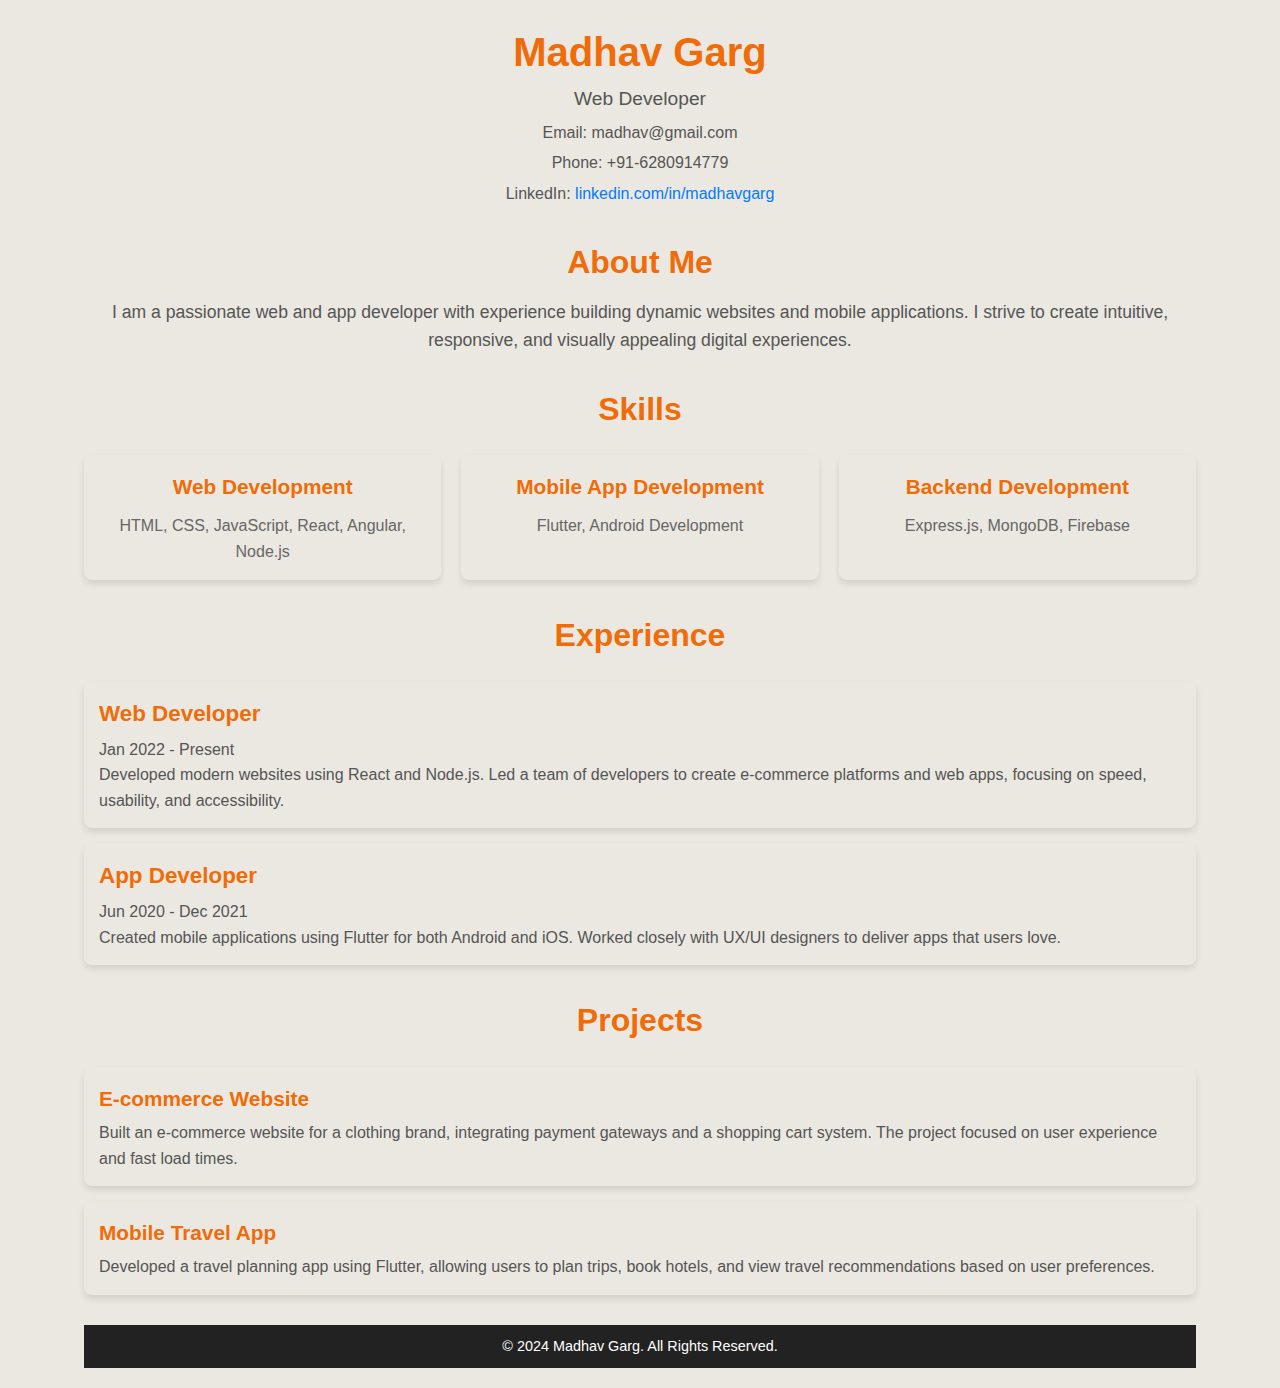
<file: aboutme.html>
<!DOCTYPE html>
<html lang="en">
<head>
    <meta charset="UTF-8">
    <meta name="viewport" content="width=device-width, initial-scale=1.0">
    <meta name="author" content="Madhav Garg">
    <title>Portfolio - Madhav Garg</title>
    <link rel="stylesheet" href="aboutme.css">
</head>
<body>
    <div class="container">
        <header>
            <div class="profile">
                <h1>Madhav <span>Garg</span></h1>
                <p>Web Developer</p>
                <div class="contact-info">
                    <p>Email: madhav@gmail.com</p>
                    <p>Phone: +91-6280914779</p>
                    <p>LinkedIn: <a href="https://linkedin.com/in/madhavgarg" target="_blank">linkedin.com/in/madhavgarg</a></p>
                </div>
            </div>
        </header>

        <main>
            <section class="about">
                <h2>About Me</h2>
                <p>I am a passionate web and app developer with experience building dynamic websites and mobile applications. I strive to create intuitive, responsive, and visually appealing digital experiences.</p>
            </section>

            <section class="skills">
                <h2>Skills</h2>
                <div class="skills-list">
                    <div class="skill-item">
                        <h3>Web Development</h3>
                        <p>HTML, CSS, JavaScript, React, Angular, Node.js</p>
                    </div>
                    <div class="skill-item">
                        <h3>Mobile App Development</h3>
                        <p>Flutter, Android Development</p>
                    </div>
                    <div class="skill-item">
                        <h3>Backend Development</h3>
                        <p>Express.js, MongoDB, Firebase</p>
                    </div>
                </div>
            </section>

            <section class="experience">
                <h2>Experience</h2>
                <div class="job">
                    <h3>Web Developer</h3>
                    <p>Jan 2022 - Present</p>
                    <p>Developed modern websites using React and Node.js. Led a team of developers to create e-commerce platforms and web apps, focusing on speed, usability, and accessibility.</p>
                </div>
                <div class="job">
                    <h3>App Developer</h3>
                    <p>Jun 2020 - Dec 2021</p>
                    <p>Created mobile applications using Flutter for both Android and iOS. Worked closely with UX/UI designers to deliver apps that users love.</p>
                </div>
            </section>

            <section class="projects">
                <h2>Projects</h2>
                <div class="project">
                    <h3>E-commerce Website</h3>
                    <p>Built an e-commerce website for a clothing brand, integrating payment gateways and a shopping cart system. The project focused on user experience and fast load times.</p>
                </div>
                <div class="project">
                    <h3>Mobile Travel App</h3>
                    <p>Developed a travel planning app using Flutter, allowing users to plan trips, book hotels, and view travel recommendations based on user preferences.</p>
                </div>
        </main>

        <footer>
            <p>&copy; 2024 Madhav Garg. All Rights Reserved.</p>
        </footer>
    </div>
</body>
</html>
</file>
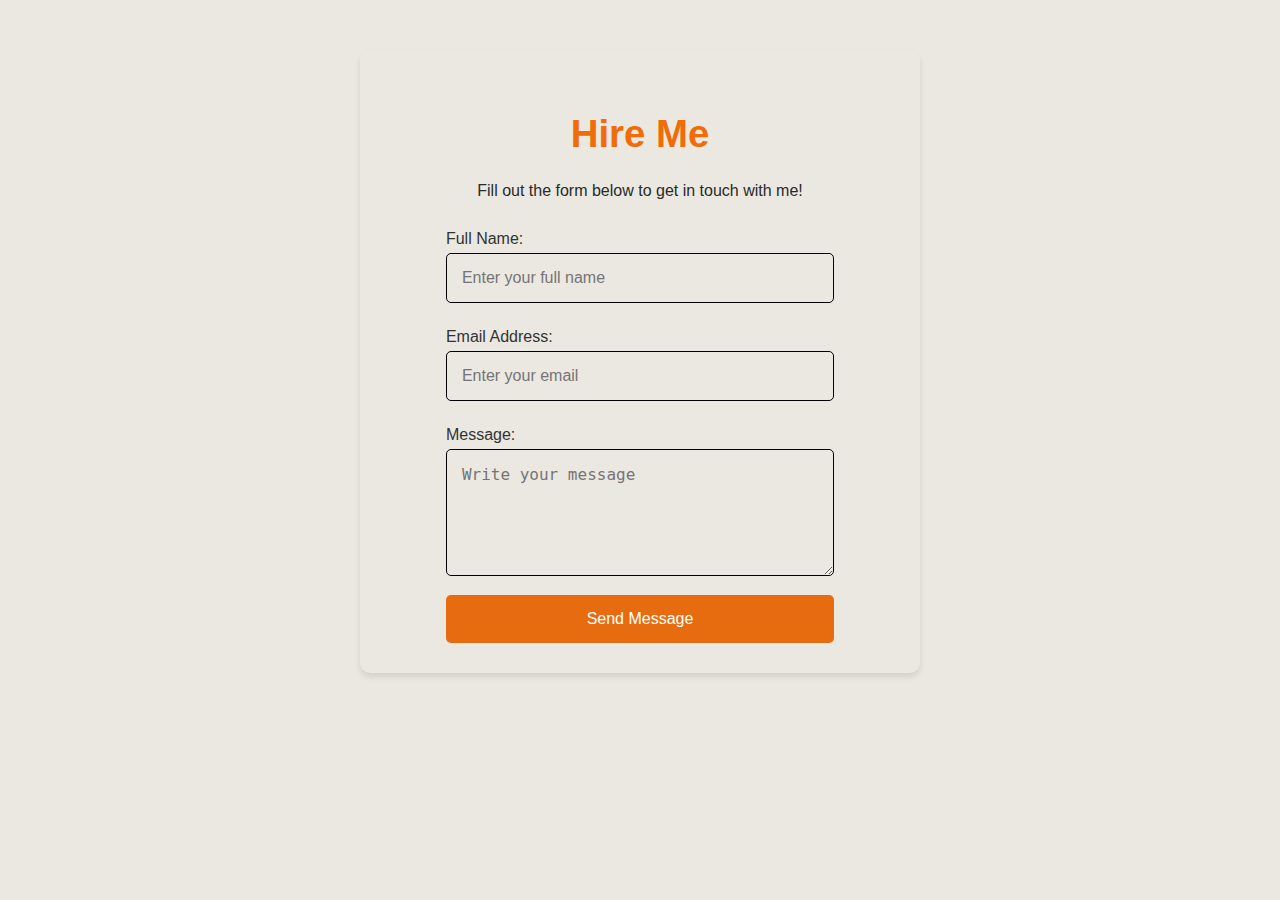
<file: contact.html>
<!DOCTYPE html>
<html lang="en">
<head>
    <meta charset="UTF-8">
    <meta name="viewport" content="width=device-width, initial-scale=1.0">
    <title>Hire Me</title>
    <style>
        /* General Reset */
        body {
            margin: 0;
            font-family: 'Arial', sans-serif;
             background-color: #ebe8e1;

            color: #202020;
        }

        /* Centering the Container */
        .hire-me-container {
            max-width: 500px;
            margin: 50px auto;
            padding: 30px;
    background-color: #ebe8e1;
    
            box-shadow: 0 4px 6px rgba(0, 0, 0, 0.1);
            border-radius: 10px;
            text-align: center;
            display: flex;
            flex-direction: column;
            align-items: center;
        }

        /* Heading Styling */
        .hire-me-container h2 {
            font-size: 2.4rem;
            margin-bottom: 10px;
            color: #ef6c09;
        }

        .hire-me-container p {
            margin-bottom: 20px;
            font-size: 1rem;
            color: #2a2a2a;
        }

        /* Label Styling */
        label {
            display: block;
            text-align: left;
            font-size: 1rem;
            margin-bottom: 5px;
            margin-top: 10px;
            color: #333;
        }

        /* Input and Textarea Styling */
        input[type="text"], input[type="email"], textarea {
            width: 100%;
            padding: 15px;
            margin-bottom: 15px;
    background-color: #ebe8e1;
    border: 1px solid ;
            border-radius: 5px;
            font-size: 1rem;
            transition: border-color 0.3s ease;
            box-sizing: border-box;
        }

        input:focus, textarea:focus {
            border-color: #ef6c09;
            outline: none;
        }

        /* Button Styling */
        button {
            width: 100%;
            padding: 15px;
            background-color:  #e66c0f;
            color: #fff;
            font-size: 1rem;
            border: none;
            border-radius: 5px;
            cursor: pointer;
            transition: background-color 0.3s ease, transform 0.2s ease;
        }

        button:hover {
            background-color: #ff6f00;
        }

        button:active {
            transform: scale(0.98);
        }

        /* Responsive Design */
        @media (max-width: 600px) {
            .hire-me-container {
                margin: 20px;
                padding: 20px;
                width: 100%;
            }

            input[type="text"], input[type="email"], textarea, button {
                font-size: 0.9rem;
                padding: 12px;
            }

            .hire-me-container h2 {
                font-size: 1.8rem;
            }
        }
    </style>
</head>
<body>
    <div class="hire-me-container">
        <h2>Hire Me</h2>
        <p>Fill out the form below to get in touch with me!</p>
    
        <form id="hire-form" action="mailto:madhav.garg@example.com" method="post" enctype="text/plain">
            <label for="name">Full Name:</label>
            <input type="text" id="name" name="name" required placeholder="Enter your full name">
            
            <label for="email">Email Address:</label>
            <input type="email" id="email" name="email" required placeholder="Enter your email">
            
            <label for="message">Message:</label>
            <textarea id="message" rows="5" name="message" required placeholder="Write your message"></textarea>
    
            <button type="submit">Send Message</button>
        </form>
    </div>
    <script>
    // Select the form element
const hireForm = document.getElementById('hire-form');

// Add a submit event listener
hireForm.addEventListener('submit', function(event) {
    event.preventDefault(); // Prevent default form submission
    alert('Thanks for submitting the form!');
    // Uncomment the next line if you want the form to submit after the alert
    // hireForm.submit();
});
</script>
</script>
</body>
</html>
</file>
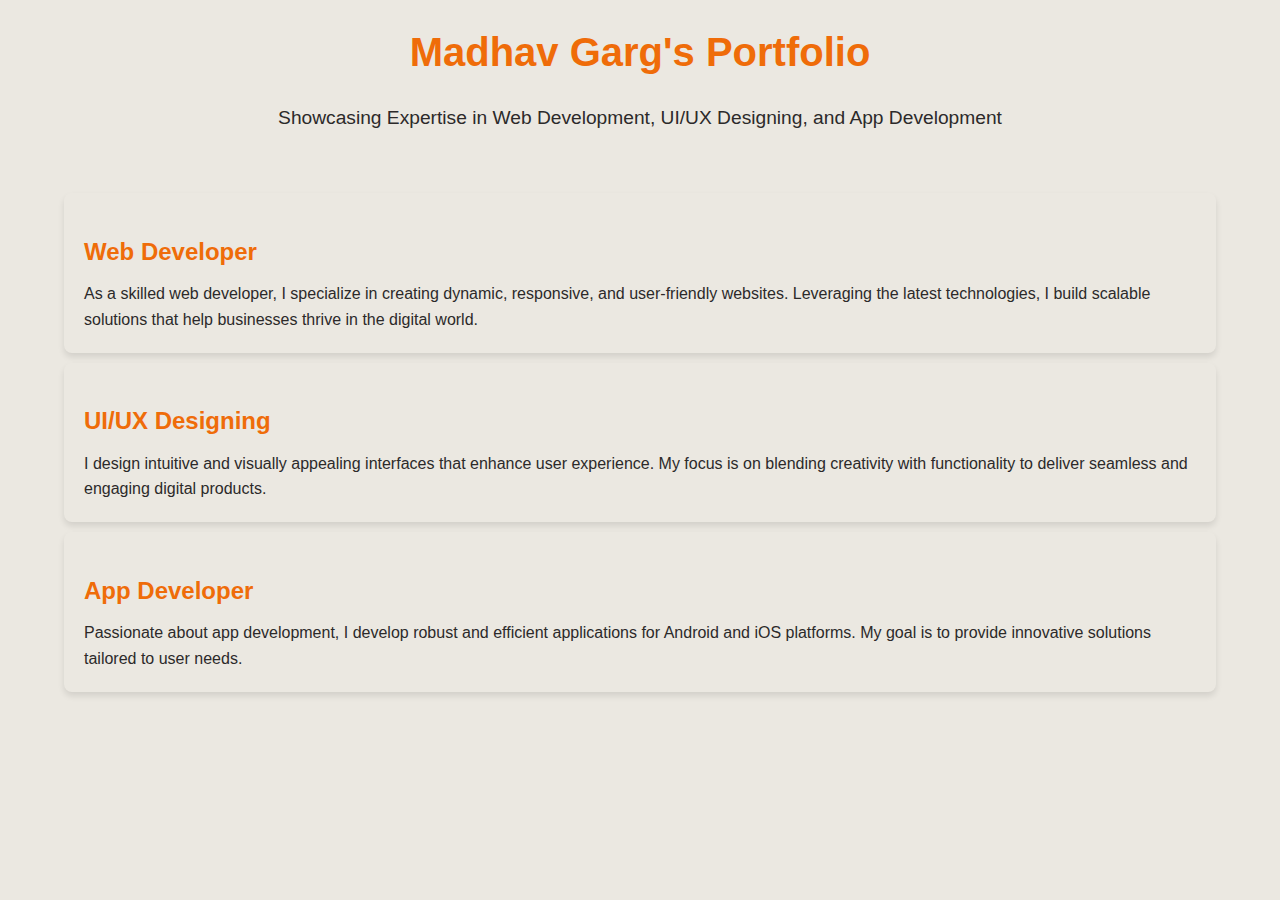
<file: services.html>
<!DOCTYPE html>
<html lang="en">
<head>
  <meta charset="UTF-8">
  <meta name="viewport" content="width=device-width, initial-scale=1.0">
  <title>Portfolio</title>
  <link rel="stylesheet" href="services.css">
</head>
<body>
  <div class="container">
    <header>
      <h1>Madhav Garg's Portfolio</h1>
      <p>Showcasing Expertise in Web Development, UI/UX Designing, and App Development</p>
    </header>

    <section id="web-development" class="section">
      <h2>Web Developer</h2>
      <p>
        As a skilled web developer, I specialize in creating dynamic, responsive, and user-friendly websites.
        Leveraging the latest technologies, I build scalable solutions that help businesses thrive in the digital world.
      </p>
    </section>

    <section id="uiux-design" class="section">
      <h2>UI/UX Designing</h2>
      <p>
        I design intuitive and visually appealing interfaces that enhance user experience. My focus is on 
        blending creativity with functionality to deliver seamless and engaging digital products.
      </p>
    </section>

    <section id="app-development" class="section">
      <h2>App Developer</h2>
      <p>
        Passionate about app development, I develop robust and efficient applications for Android and iOS platforms. 
        My goal is to provide innovative solutions tailored to user needs.
      </p>
    </section>
  </div>
</body>
</html>
</file>
<file: services.css>
/* styles.css */
body {
    font-family: Arial, sans-serif;
    margin: 0;
    padding: 0;
    line-height: 1.6;
    background-color:  #ebe8e1;
    color: #2c2a2a;
  }
  
  .container {
    width: 90%;
    max-width: 1200px;
    margin: auto;
  }
  
  header {
    text-align: center;
    padding: 20px 0;
    margin-bottom: 20px;
  }
  
  header h1 {
    margin: 0;
    font-size: 2.5em;
    color: #ef6c09;
  }
  
  header p {
    font-size: 1.2em;
  }
  
  .section {
    background: ;
    padding: 20px;
    margin: 10px 0;
    border-radius: 8px;
    box-shadow: 0 4px 6px rgba(0, 0, 0, 0.1);
  }
  
  .section h2 {
    color: #ef6c09;
    margin-bottom: 10px;
  }
  
  .section p {
    margin: 0;
    font-size: 1em;
  }
  
  @media (max-width: 768px) {
    header h1 {
      font-size: 2em;
    }
  
    header p {
      font-size: 1em;
    }
  }
</file>
<file: aboutme.css>
/* General Reset */
* {
    margin: 0;
    padding: 0;
    box-sizing: border-box;
    font-family: 'Arial', sans-serif;
}

/* Body Styling */
body {
    background-color: #ebe8e1;
    color: #333;
    line-height: 1.6;
}

/* Container */
.container {
    width: 90%;
    max-width: 1200px;
    margin: 0 auto;
    padding: 20px;
}

/* Header */
header {
    text-align: center;
    margin-bottom: 30px;
}

header .profile h1 {
    font-size: 2.5rem;
    color:#ef6c09;
    font-weight: 700;
}

header .profile p {
    font-size: 1.2rem;
    color: #565555;
}

header .contact-info p {
    font-size: 1rem;
    margin: 5px 0;
}

header .contact-info a {
    color: #007bff;
    text-decoration: none;
}

header .contact-info a:hover {
    text-decoration: underline;
}

/* About Section */
.about {
    text-align: center;
    margin-bottom: 30px;
}

.about h2 {
    font-size: 2rem;
    color: #ef6c09;
    margin-bottom: 10px;
}

.about p {
    font-size: 1.1rem;
    color: #555;
}

/* Skills Section */
.skills {
    margin-bottom: 30px;
}

.skills h2 {
    font-size: 2rem;
    color: #ef6c09;
    text-align: center;
    margin-bottom: 20px;
}

.skills-list {
    display: flex;
    justify-content: space-between;
    flex-wrap: wrap;
    gap: 20px;
}

.skill-item {
    background:  #ebe8e1;
    padding: 15px;
    border-radius: 8px;
    box-shadow: 0 4px 6px rgba(0, 0, 0, 0.1);
    flex: 1 1 calc(30% - 20px);
    text-align: center;
}

.skill-item h3 {
    font-size: 1.3rem;
    margin-bottom: 10px;
    color:#ef6c09;
}

.skill-item p {
    font-size: 1rem;
    color: #666;
}

/* Experience Section */
.experience {
    margin-bottom: 30px;
}

.experience h2 {
    font-size: 2rem;
    color: #ef6c09;
    text-align: center;
    margin-bottom: 20px;
}

.job {
    background:  #ebe8e1;
    padding: 15px;
    border-radius: 8px;
    box-shadow: 0 4px 6px rgba(0, 0, 0, 0.1);
    margin-bottom: 15px;
}

.job h3 {
    font-size: 1.4rem;
    margin-bottom: 5px;
    color: #ef6c09;
}

.job p {
    font-size: 1rem;
    color: #555;
}

/* Projects Section */
.projects {
    margin-bottom: 30px;
}

.projects h2 {
    font-size: 2rem;
    color:#ef6c09;
    text-align: center;
    margin-bottom: 20px;
}

.project {
    background:  #ebe8e1;
    padding: 15px;
    border-radius: 8px;
    box-shadow: 0 4px 6px rgba(0, 0, 0, 0.1);
    margin-bottom: 15px;
}

.project h3 {
    font-size: 1.3rem;
    margin-bottom: 5px;
    color:#ef6c09;
}

.project p {
    font-size: 1rem;
    color: #555;
}

/* Contact Section */
.contact {
    text-align: center;
    margin-bottom: 30px;
}

.contact h2 {
    font-size: 2rem;
    color:#ef6c09;
    margin-bottom: 10px;
}

.contact p {
    font-size: 1.1rem;
    color: #555;
    margin-bottom: 15px;
}

.contact .contact-btn {
    display: inline-block;
    padding: 10px 20px;
    background: #e56d11;
    color: #ffffff;
    text-decoration: none;
    border-radius: 5px;
    font-size: 1rem;
}

.contact .contact-btn:hover {
    background: #ff6f00;
    transition: 0.3s;
}

/* Footer */
footer {
    text-align: center;
    padding: 10px 0;
    margin-top: 20px;
    background-color: #222222;
    color: #fff;
}

footer p {
    font-size: 0.9rem;
}

/* Responsive Design */
@media (max-width: 768px) {
    .skills-list, .experience, .projects {
        flex-direction: column;
    }

    .skill-item {
        flex: 1 1 100%;
    }
}
</file>
